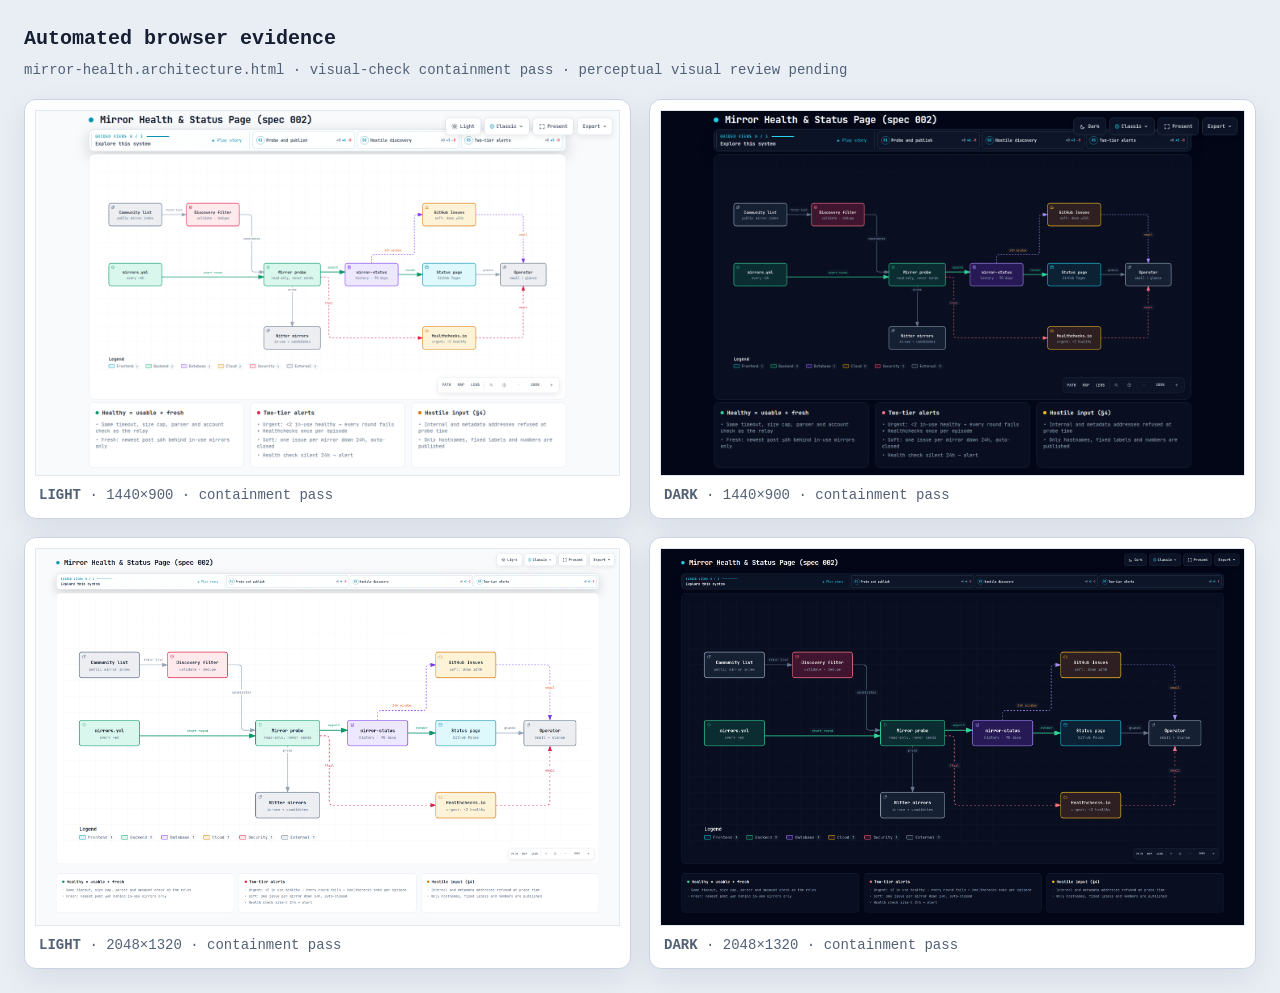
<file: docs/mirror-health.architecture.visual-check.html>
<!doctype html>
<html lang="en">
<head>
<meta charset="utf-8">
<meta name="viewport" content="width=device-width,initial-scale=1">
<title>Archify automated browser evidence · mirror-health.architecture.html</title>
<style>
*{box-sizing:border-box}body{margin:0;padding:24px;background:#e9eef5;color:#172033;font:14px/1.5 ui-monospace,SFMono-Regular,Menlo,Consolas,monospace}header{max-width:1500px;margin:0 auto 18px}h1{margin:0 0 6px;font-size:20px}p{margin:0;color:#526176}.grid{max-width:1500px;margin:auto;display:grid;grid-template-columns:repeat(2,minmax(0,1fr));gap:18px}figure{margin:0;padding:10px;background:white;border:1px solid #c9d4e3;border-radius:12px;box-shadow:0 10px 30px rgba(15,23,42,.08)}img{display:block;width:100%;height:auto;border:1px solid #e2e8f0}figcaption{padding:9px 4px 2px;color:#526176}@media(max-width:900px){.grid{grid-template-columns:1fr}}
</style>
</head>
<body>
<header><h1>Automated browser evidence</h1><p>mirror-health.architecture.html · visual-check containment pass · perceptual visual review pending</p></header>
<main class="grid">
      <figure>
        <img src="mirror-health.architecture.visual-check.1440x900.light.png" alt="light 1440 by 900">
        <figcaption><strong>LIGHT</strong> · 1440×900 · containment pass</figcaption>
      </figure>
      <figure>
        <img src="mirror-health.architecture.visual-check.1440x900.dark.png" alt="dark 1440 by 900">
        <figcaption><strong>DARK</strong> · 1440×900 · containment pass</figcaption>
      </figure>
      <figure>
        <img src="mirror-health.architecture.visual-check.2048x1320.light.png" alt="light 2048 by 1320">
        <figcaption><strong>LIGHT</strong> · 2048×1320 · containment pass</figcaption>
      </figure>
      <figure>
        <img src="mirror-health.architecture.visual-check.2048x1320.dark.png" alt="dark 2048 by 1320">
        <figcaption><strong>DARK</strong> · 2048×1320 · containment pass</figcaption>
      </figure>
</main>
</body>
</html>
</file>
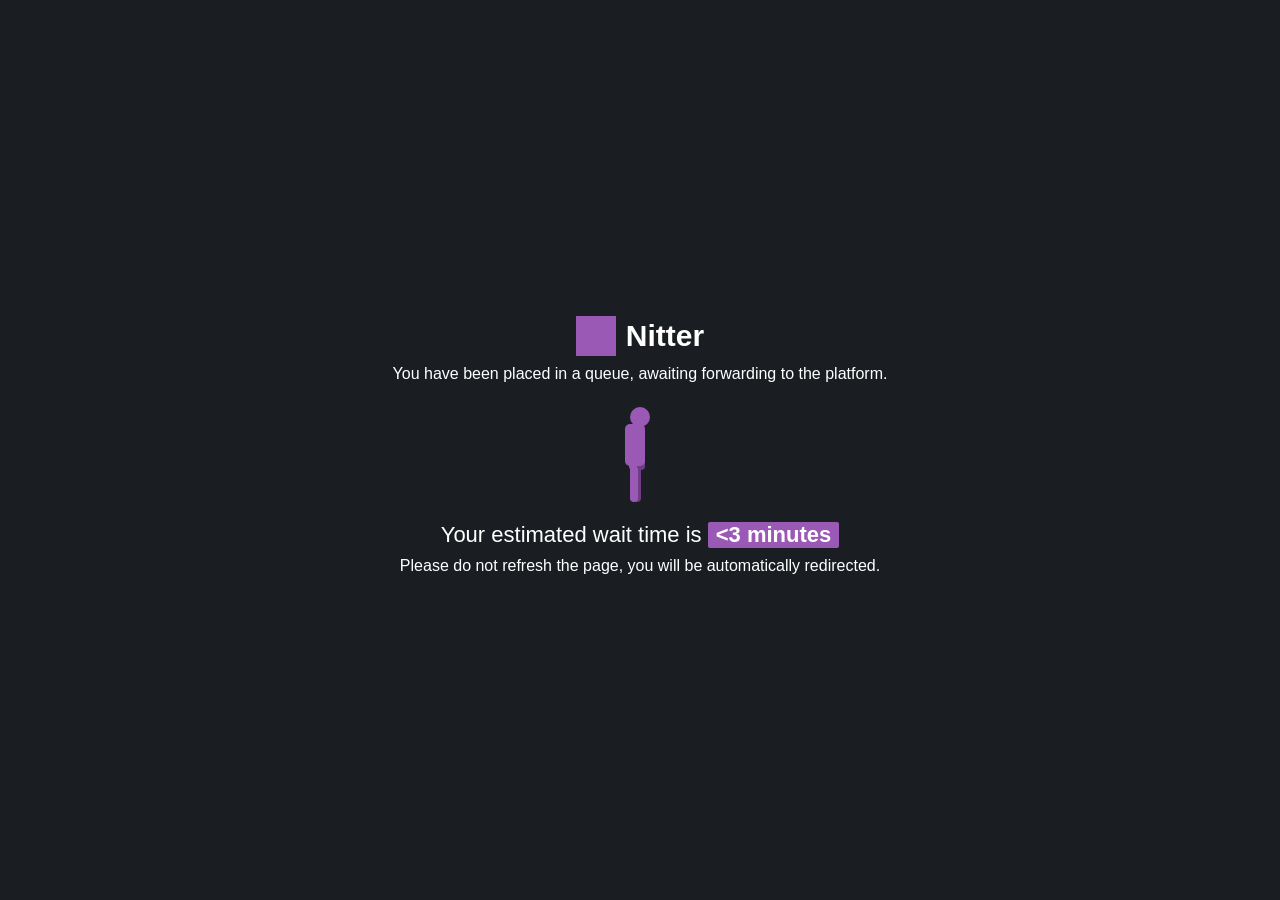
<file: tests/fixtures/mirrors/access_queue_jaydenha.html>
<!DOCTYPE html><html lang=en><title>Nitter Access Queue</title><meta charset=UTF-8><meta content="width=device-width,initial-scale=1"name=viewport><link href="[data-uri]"id=favicon rel="shortcut icon"><body><style>html{box-sizing:border-box}*,:after,:before{box-sizing:inherit}a,abbr,acronym,address,applet,article,aside,audio,b,big,blockquote,body,canvas,caption,center,cite,code,dd,del,details,dfn,div,dl,dt,em,embed,fieldset,figcaption,figure,footer,form,h1,h2,h3,h4,h5,h6,header,hgroup,html,i,iframe,img,ins,kbd,label,legend,li,mark,menu,nav,object,ol,output,p,pre,q,ruby,s,samp,section,small,span,strike,strong,sub,summary,sup,table,tbody,td,tfoot,th,thead,time,tr,tt,u,ul,var,video{margin:0;padding:0;border:0;font-size:100%;font:inherit;vertical-align:baseline}article,aside,details,figcaption,figure,footer,header,hgroup,menu,nav,section{display:block}strong{font-weight:700}body{line-height:1}ol,ul{list-style:none}blockquote,q{quotes:none}blockquote:after,blockquote:before,q:after,q:before{content:'';content:none}table{border-collapse:collapse;border-spacing:0}:focus{outline:0}input,select,textarea{border:0;box-shadow:0}html{height:100%}body{height:100%;line-height:1;background:#1A1E23;font-family:roboto,helvetica,sans-serif,arial,verdana,tahoma;font-size:16px;color:#fff}.logobgimg{background-image:url([data-uri])}.container{width:100%;margin:0 auto;min-height:100%;position:relative;max-height:100vh;overflow:hidden}.container>.inner{position:absolute;top:50%;left:0;right:0;margin:0 auto;text-align:center;transform:translateY(-50%);padding:0 20px}.container>.inner>.logo{display:inline-block;vertical-align:middle;text-decoration:none;margin-bottom:10px}.container>.inner>.logo>.square{display:inline-block;vertical-align:middle;width:40px;height:40px;background-color:#9b59b6;background-size:40px 40px;background-position:center center;background-repeat:no-repeat;margin-right:10px}.container>.inner>.logo>.text{display:inline-block;vertical-align:middle;font-size:30px;color:#fff;font-weight:700}.container>.inner>.date{display:block;text-align:center;font-size:42px}p{margin-bottom:10px}.eta{display:inline-block;vertical-align:top;padding:0 8px;height:26px;border-radius:2px;background-color:#9b59b6;color:#fff;font-weight:700;line-height:26px}.queue-graphic{width:10px;height:120px;margin:10px auto;text-align:center}.queue-graphic>.user-wrap>.user-body{float:left;position:absolute}.queue-graphic>.user-wrap>.user-body>.user-head{width:20px;height:20px;border-radius:100%;background-color:#9b59b6;position:absolute;margin-top:15px;margin-left:-5px}.queue-graphic>.user-wrap>.user-body>.user-torsoe{background-color:#9b59b6;height:42px;width:20px;position:absolute;margin-top:32px;margin-left:-10px;border-radius:5px;background-size:60% auto;background-position:60% center;background-repeat:no-repeat;z-index:2}.queue-graphic>.user-wrap>.user-body>.user-arm-left,.queue-graphic>.user-wrap>.user-body>.user-arm-right{margin-top:38px;height:40px;width:8px;background:#9b59b6;float:left;border-radius:5px;position:relative}.queue-graphic>.user-wrap>.user-body>.user-arm-left{margin-left:-6px;z-index:5}.queue-graphic>.user-wrap>.user-body>.user-arm-right{background-color:#713C86;margin-left:0}.queue-graphic>.user-wrap>.user-leg-left,.queue-graphic>.user-wrap>.user-leg-right{margin-top:70px;height:40px;width:8px;background:#9b59b6;border-radius:5px;float:left}.queue-graphic>.user-wrap>.user-leg-left{margin-left:-5px}.queue-graphic>.user-wrap>.user-leg-right{margin-left:-2px}.queue-graphic>.user-wrap{margin:0 auto}.queue-graphic>.user-wrap>.user-body>.user-arm-left,.queue-graphic>.user-wrap>.user-leg-right{transform-origin:0 0;animation:queue-anim-frames-1 .25s alternate infinite ease-out}.queue-graphic>.user-wrap>.user-body>.user-arm-right,.queue-graphic>.user-wrap>.user-leg-left{transform-origin:0 0;animation:queue-anim-frames-2 .25s alternate infinite ease-in}.queue-graphic>.user-wrap>.user-leg-right{background-color:#713C86;z-index:-1;position:absolute}.queue-graphic>.user-wrap>.user-leg-left{z-index:2;}@keyframes queue-anim-frames-1{from{-webkit-transform:rotate(-50deg)}to{-webkit-transform:rotate(50deg)}}@keyframes queue-anim-frames-2{from{-webkit-transform:rotate(50deg)}to{-webkit-transform:rotate(-50deg)}}.lg{height:26px;line-height:26px;font-size:22px}</style><div class=container><div class=inner><div class=logo><div class="logobgimg square"></div><div class=text>Nitter</div></div><p>You have been placed in a queue, awaiting forwarding to the platform.<div class=queue-graphic><div class=user-wrap><div class=user-body><div class=user-head></div><div class="logobgimg user-torsoe"></div><div class=user-arm-left></div><div class=user-arm-right></div></div><div class=user-leg-left></div><div class=user-leg-right></div></div></div><p class=lg>Your estimated wait time is <span class=eta><3 minutes</span><p>Please do not refresh the page, you will be automatically redirected.</div></div>
</file>
